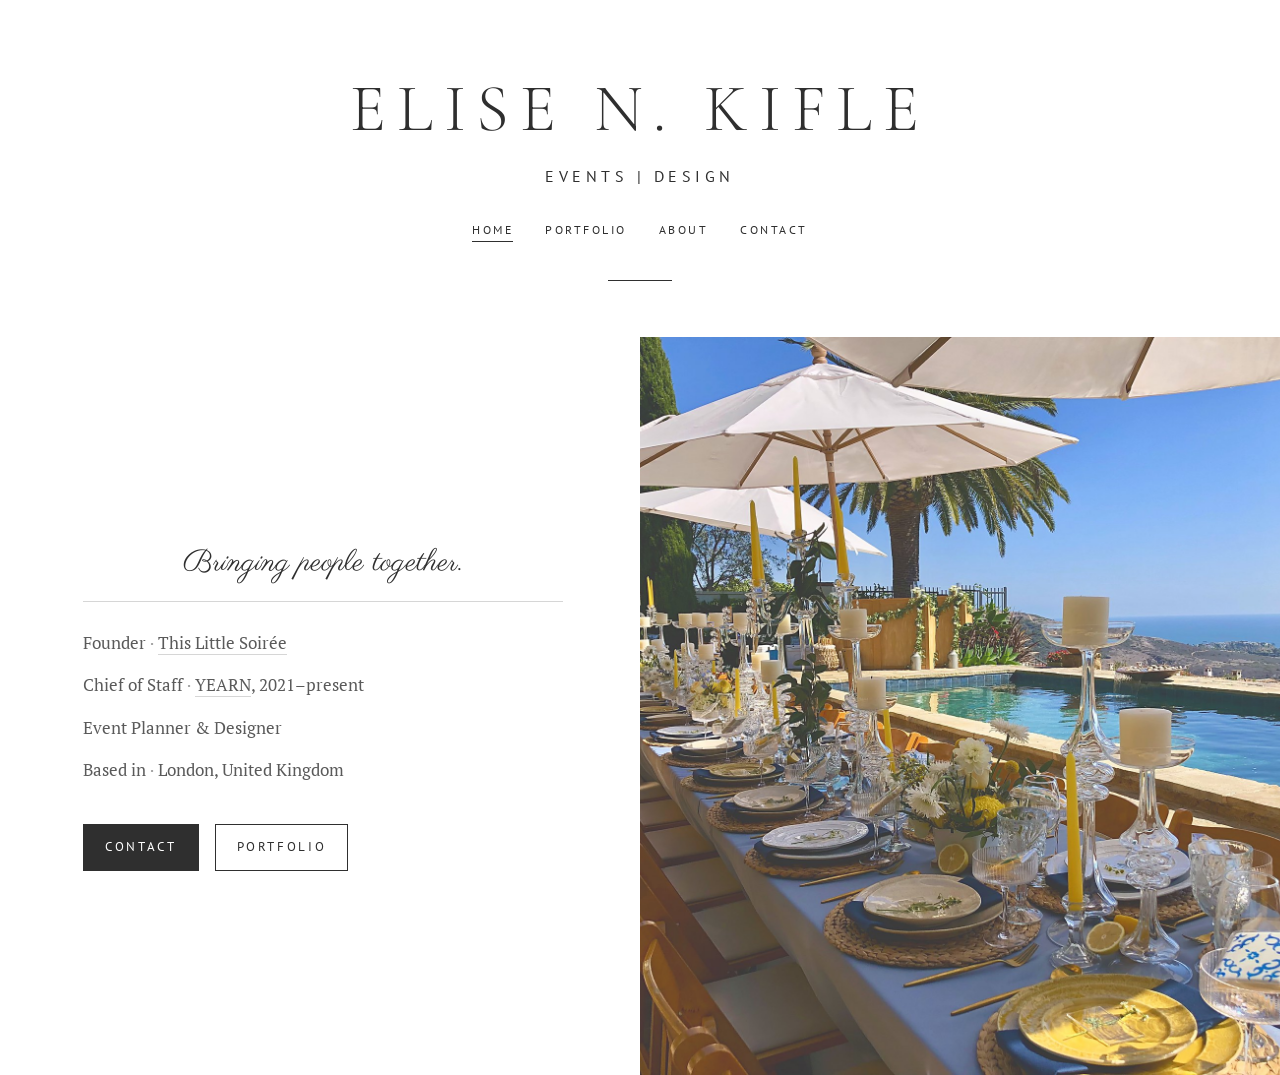
<file: index.html>
<!DOCTYPE html>
<html lang="en-GB">
<head>
<meta charset="utf-8">
<meta name="viewport" content="width=device-width, initial-scale=1">
<title>Elise Nicole Kifle | Events &amp; Design</title>
<meta name="description" content="Elise Nicole Kifle: event planner and designer, founder of This Little Soirée and Chief of Staff for the YEARN festivals. Based in London.">
<meta property="og:title" content="Elise Nicole Kifle | Events &amp; Design">
<meta property="og:description" content="Elise Nicole Kifle: event planner and designer, founder of This Little Soirée and Chief of Staff for the YEARN festivals. Based in London.">
<meta property="og:image" content="https://elisekifle.com/images/elise.jpg">
<link rel="icon" type="image/svg+xml" href="/favicon-enk.svg?v=4">
<link rel="preconnect" href="https://fonts.googleapis.com">
<link rel="preconnect" href="https://fonts.gstatic.com" crossorigin>
<link href="https://fonts.googleapis.com/css2?family=Parisienne&family=Playfair+Display:ital,wght@0,400;0,700;1,400&family=PT+Sans&family=PT+Serif:ital@0;1&display=swap" rel="stylesheet">
<link rel="stylesheet" href="/css/classic.css?v=5">
</head>
<body class="home">
<main>
  <div class="editorial">
  <header class="masthead">
    <h1 class="name">Elise N. Kifle</h1>
    <p class="tagline">Events | Design</p>
    <nav class="mast-nav" aria-label="Main">
      <a href="./" aria-current="page">Home</a>
      <a href="portfolio/">Portfolio</a>
      <a href="about/">About</a>
      <a href="mailto:elise.kifle@gmail.com?subject=Hello%20from%20your%20website">Contact</a>
    </nav>
    <hr class="rule">
  </header>
  </div>

  <section class="art-split">
    <div class="art-text">
      <div>
        <p class="intro">Bringing people together.</p>
        <ul class="roles">
        <li>Founder <span class="sep">·</span> <a href="about/">This Little Soirée</a></li>
        <li>Chief of Staff <span class="sep">·</span> <a href="portfolio/#festivals">YEARN</a>, 2021–present</li>
        <li>Event Planner &amp; Designer</li>
        <li>Based in <span class="sep">·</span> London, United Kingdom</li>
      </ul>
        <div class="actions">
          <a class="btn" href="mailto:elise.kifle@gmail.com?subject=Hello%20from%20your%20website">Contact</a>
          <a class="btn btn-outline" href="portfolio/">Portfolio</a>
        </div>
      </div>
    </div>
    <div class="art-photo">
      <img src="/images/elise-capri-hero-2.jpg" alt="Long table set with lemons, yellow candles and blue napkins under white umbrellas, beside a pool overlooking the ocean" style="object-position:50% 50%">
    </div>
  </section>
</main>
</body>
</html>
</file>
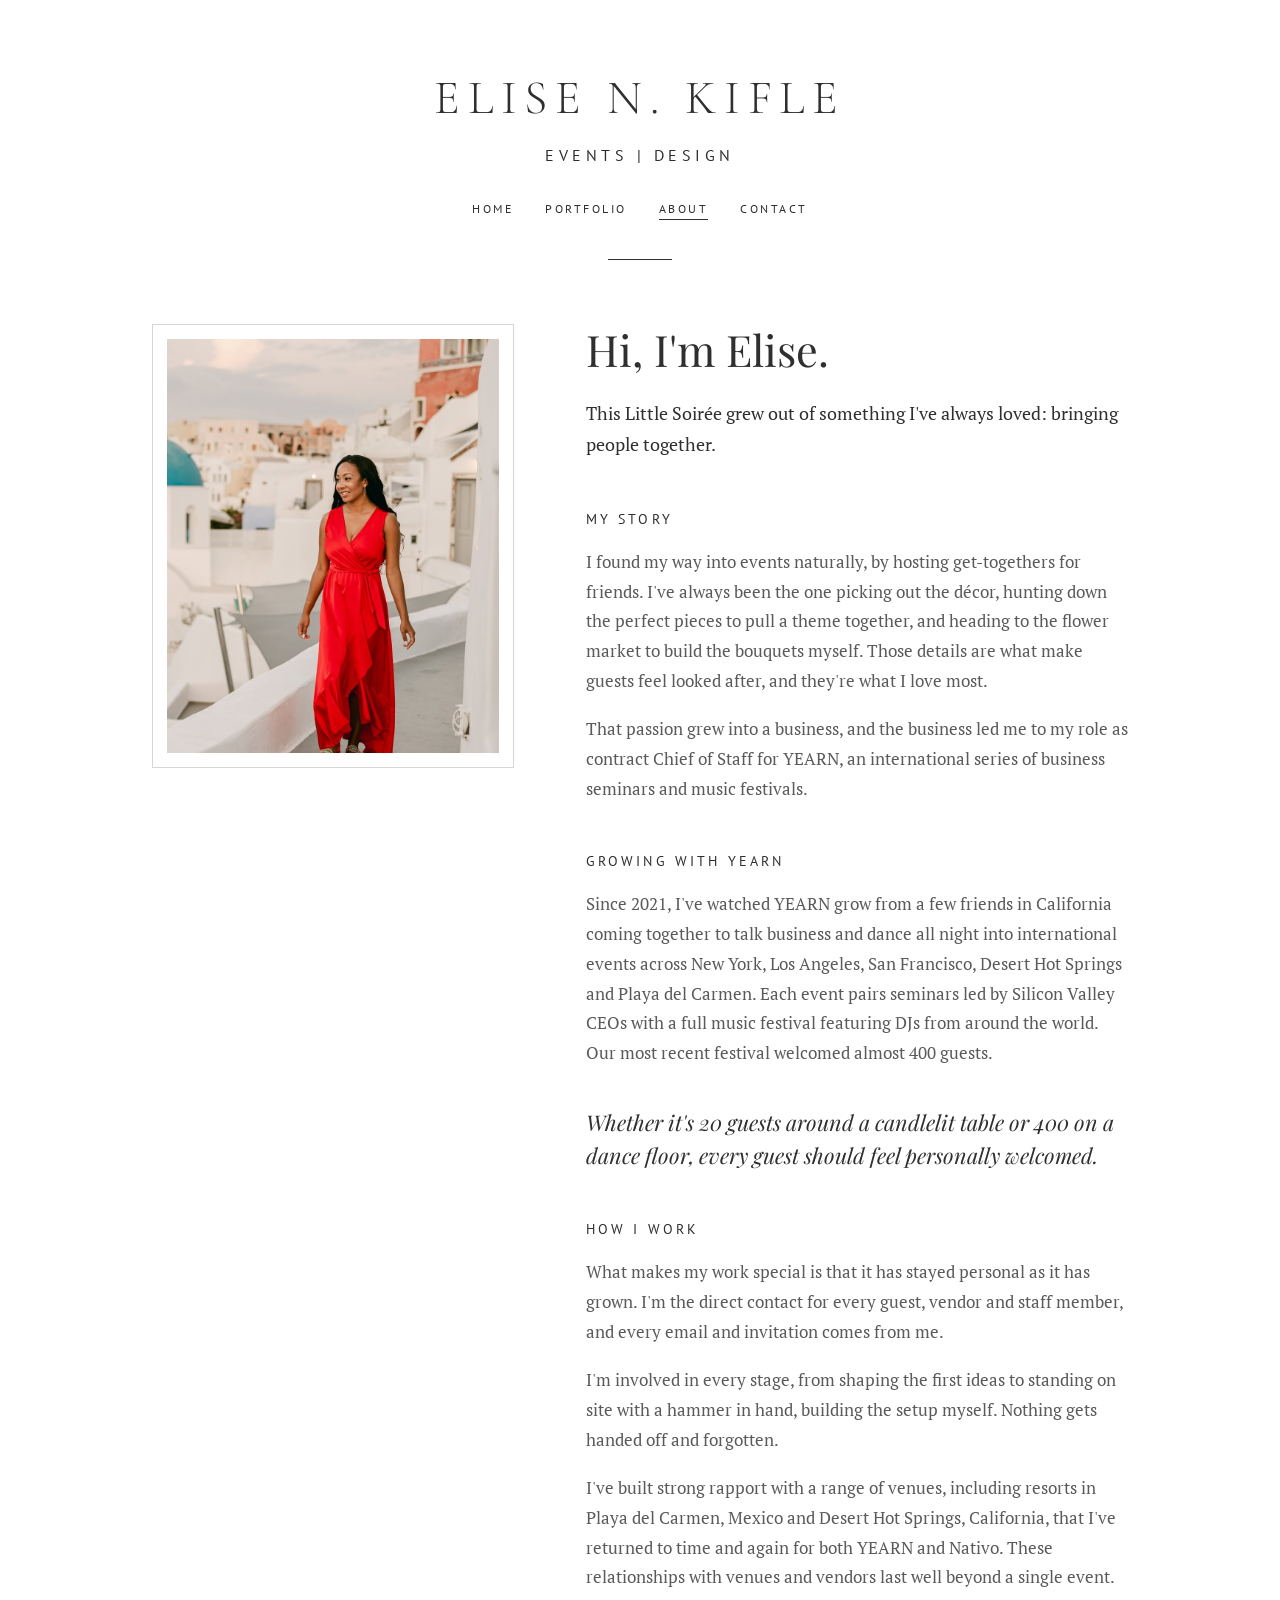
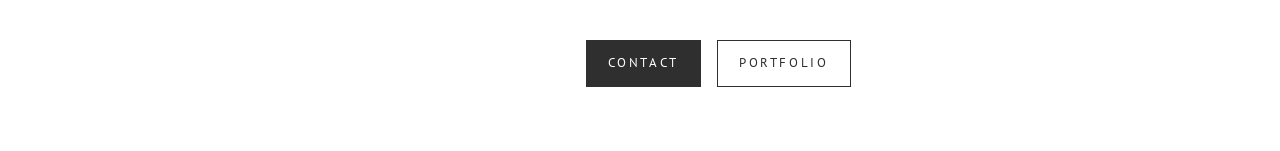
<file: about/index.html>
<!DOCTYPE html>
<html lang="en-GB">
<head>
<meta charset="utf-8">
<meta name="viewport" content="width=device-width, initial-scale=1">
<title>About | Elise Nicole Kifle</title>
<meta name="description" content="Meet Elise Nicole Kifle, the event planner and designer behind This Little Soirée and Chief of Staff for the YEARN festivals.">
<meta property="og:title" content="About | Elise Nicole Kifle">
<meta property="og:description" content="Meet Elise Nicole Kifle, the event planner and designer behind This Little Soirée and Chief of Staff for the YEARN festivals.">
<meta property="og:image" content="https://elisekifle.com/images/elise.jpg">
<link rel="icon" type="image/svg+xml" href="/favicon-enk.svg?v=4">
<link rel="preconnect" href="https://fonts.googleapis.com">
<link rel="preconnect" href="https://fonts.gstatic.com" crossorigin>
<link href="https://fonts.googleapis.com/css2?family=Playfair+Display:ital,wght@0,400;0,700;1,400&family=PT+Sans&family=PT+Serif:ital@0;1&display=swap" rel="stylesheet">
<link rel="stylesheet" href="/css/classic.css?v=3">
</head>
<body class="about">
<main class="editorial">
  <header class="masthead">
    <p class="name" style="font-size:clamp(2rem,4vw,3rem)"><a href="../" style="border:0">Elise N. Kifle</a></p>
    <p class="tagline">Events | Design</p>
    <nav class="mast-nav" aria-label="Main">
      <a href="../">Home</a>
      <a href="../portfolio/">Portfolio</a>
      <a href="../about/" aria-current="page">About</a>
      <a href="mailto:elise.kifle@gmail.com?subject=Hello%20from%20your%20website">Contact</a>
    </nav>
    <hr class="rule">
  </header>

  <section class="about-body">
    <div>
      <figure class="frame" style="margin:0">
        <img src="/images/elise.jpg" alt="Elise in a red dress on a whitewashed terrace in Santorini">
      </figure>
    </div>
    <div>
      <h1 class="title">Hi, I'm Elise.</h1>
      <p class="lead">This Little Soirée grew out of something I've always loved: bringing people together.</p>

      <h2 class="section">My story</h2>
      <p>I found my way into events naturally, by hosting get-togethers for friends. I've always been the one picking out the décor, hunting down the perfect pieces to pull a theme together, and heading to the flower market to build the bouquets myself. Those details are what make guests feel looked after, and they're what I love most.</p>
      <p>That passion grew into a business, and the business led me to my role as contract Chief of Staff for YEARN, an international series of business seminars and music festivals.</p>

      <h2 class="section">Growing with YEARN</h2>
      <p>Since 2021, I've watched YEARN grow from a few friends in California coming together to talk business and dance all night into international events across New York, Los Angeles, San Francisco, Desert Hot Springs and Playa del Carmen. Each event pairs seminars led by Silicon Valley CEOs with a full music festival featuring DJs from around the world. Our most recent festival welcomed almost 400 guests.</p>

      <p class="quote">Whether it's 20 guests around a candlelit table or 400 on a dance floor, every guest should feel personally welcomed.</p>

      <h2 class="section">How I work</h2>
      <p>What makes my work special is that it has stayed personal as it has grown. I'm the direct contact for every guest, vendor and staff member, and every email and invitation comes from me.</p>
      <p>I'm involved in every stage, from shaping the first ideas to standing on site with a hammer in hand, building the setup myself. Nothing gets handed off and forgotten.</p>
      <p>I've built strong rapport with a range of venues, including resorts in Playa del Carmen, Mexico and Desert Hot Springs, California, that I've returned to time and again for both YEARN and Nativo. These relationships with venues and vendors last well beyond a single event.</p>
      <div class="actions">
        <a class="btn" href="mailto:elise.kifle@gmail.com?subject=Hello%20from%20your%20website">Contact</a>
        <a class="btn btn-outline" href="../portfolio/">Portfolio</a>
      </div>
    </div>
  </section>
</main>
</body>
</html>
</file>
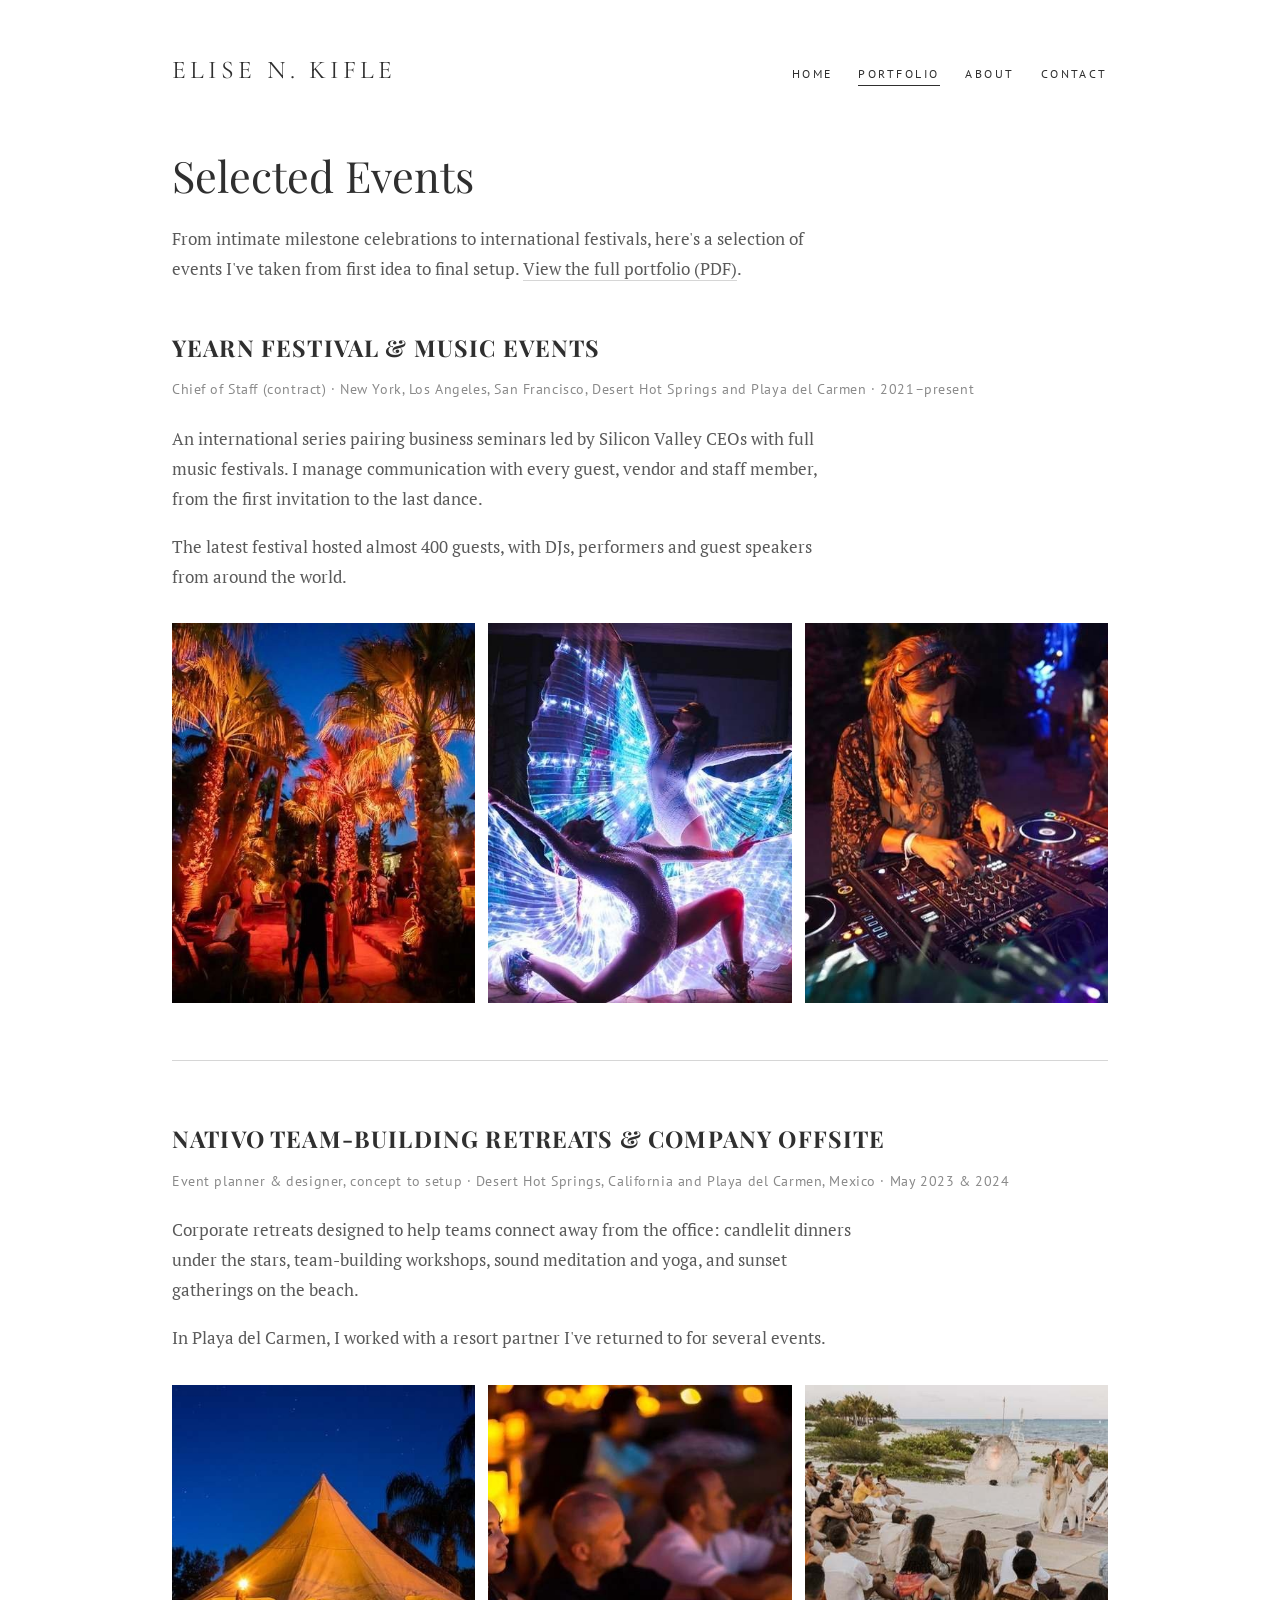
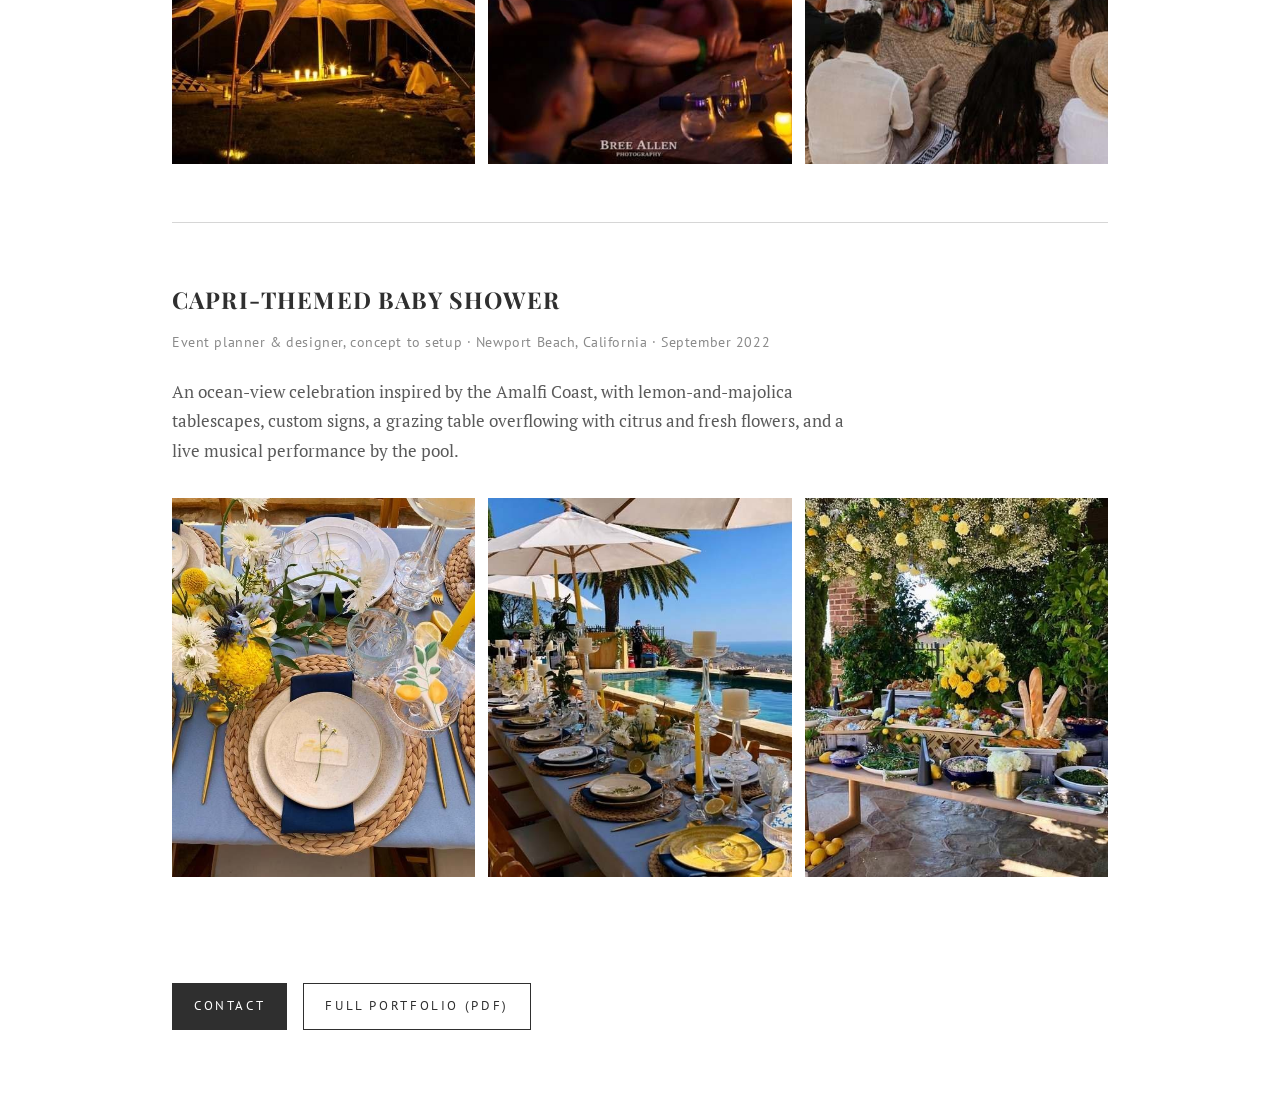
<file: portfolio/index.html>
<!DOCTYPE html>
<html lang="en-GB">
<head>
<meta charset="utf-8">
<meta name="viewport" content="width=device-width, initial-scale=1">
<title>Portfolio | Elise Nicole Kifle</title>
<meta name="description" content="Selected events by Elise Nicole Kifle: the YEARN festivals, Nativo team-building retreats and a Capri-themed baby shower.">
<meta property="og:title" content="Portfolio | Elise Nicole Kifle">
<meta property="og:description" content="Selected events by Elise Nicole Kifle: the YEARN festivals, Nativo team-building retreats and a Capri-themed baby shower.">
<meta property="og:image" content="https://elisekifle.com/images/elise.jpg">
<link rel="icon" type="image/svg+xml" href="/favicon-enk.svg?v=4">
<link rel="preconnect" href="https://fonts.googleapis.com">
<link rel="preconnect" href="https://fonts.gstatic.com" crossorigin>
<link href="https://fonts.googleapis.com/css2?family=Playfair+Display:ital,wght@0,400;0,700;1,400&family=PT+Sans&family=PT+Serif:ital@0;1&display=swap" rel="stylesheet">
<link rel="stylesheet" href="/css/classic.css?v=3">
</head>
<body class="portfolio">
<main class="page">
  <header class="topbar">
    <p class="name"><a href="../">Elise N. Kifle</a></p>
    <nav aria-label="Main">
      <a href="../">Home</a>
      <a href="../portfolio/" aria-current="page">Portfolio</a>
      <a href="../about/">About</a>
      <a href="mailto:elise.kifle@gmail.com?subject=Hello%20from%20your%20website">Contact</a>
    </nav>
  </header>

  <div class="page-intro">
    <h1 class="title">Selected Events</h1>
    <p>From intimate milestone celebrations to international festivals, here's a selection of events I've taken from first idea to final setup. <a href="/files/Elise-Kifle-Portfolio.pdf" target="_blank" rel="noopener">View the full portfolio (PDF)</a>.</p>
  </div>
  <article class="project" id="festivals">
    <h2>YEARN Festival &amp; Music Events</h2>
    <p class="meta">Chief of Staff (contract) · New York, Los Angeles, San Francisco, Desert Hot Springs and Playa del Carmen · 2021–present</p>
    <div class="project-text">
      <p>An international series pairing business seminars led by Silicon Valley CEOs with full music festivals. I manage communication with every guest, vendor and staff member, from the first invitation to the last dance.</p>
      <p>The latest festival hosted almost 400 guests, with DJs, performers and guest speakers from around the world.</p>
    </div>
    <div class="photos">
      <img src="/images/yearn-palms.jpg" alt="Guests walking along a path of palm trees lit in orange and red at night" loading="lazy">
      <img src="/images/yearn-wings.jpg" alt="Two dancers in glowing LED wings performing at night" loading="lazy">
      <img src="/images/yearn-dj.jpg" alt="DJ mixing on decks surrounded by coloured lights" loading="lazy">
    </div>
  </article>
  <article class="project" id="corporate">
    <h2>Nativo Team-Building Retreats &amp; Company Offsite</h2>
    <p class="meta">Event planner &amp; designer, concept to setup · Desert Hot Springs, California and Playa del Carmen, Mexico · May 2023 &amp; 2024</p>
    <div class="project-text">
      <p>Corporate retreats designed to help teams connect away from the office: candlelit dinners under the stars, team-building workshops, sound meditation and yoga, and sunset gatherings on the beach.</p>
      <p>In Playa del Carmen, I worked with a resort partner I've returned to for several events.</p>
    </div>
    <div class="photos">
      <img src="/images/nativo-tent.jpg" alt="Glowing bell tent with lanterns and cushions at night" loading="lazy">
      <img src="/images/nativo-dinner.jpg" alt="Guests seated at a long candlelit dinner table at night" loading="lazy">
      <img src="/images/nativo-beach.jpg" alt="Group seated on woven mats for a beach session by the sea" loading="lazy">
    </div>
  </article>
  <article class="project" id="private">
    <h2>Capri-Themed Baby Shower</h2>
    <p class="meta">Event planner &amp; designer, concept to setup · Newport Beach, California · September 2022</p>
    <div class="project-text">
      <p>An ocean-view celebration inspired by the Amalfi Coast, with lemon-and-majolica tablescapes, custom signs, a grazing table overflowing with citrus and fresh flowers, and a live musical performance by the pool.</p>
    </div>
    <div class="photos">
      <img src="/images/capri-setting.jpg" alt="Place setting with woven charger, navy napkin, lemon cookie and yellow flowers" loading="lazy">
      <img src="/images/capri-table.jpg" alt="Long table with candles and lemons beside a pool overlooking the ocean" loading="lazy">
      <img src="/images/capri-grazing.jpg" alt="Grazing table with baguettes, salads and crates of lemons" loading="lazy">
    </div>
  </article>
  <div class="actions">
    <a class="btn" href="mailto:elise.kifle@gmail.com?subject=Hello%20from%20your%20website">Contact</a>
    <a class="btn btn-outline" href="/files/Elise-Kifle-Portfolio.pdf" target="_blank" rel="noopener">Full portfolio (PDF)</a>
  </div>
</main>
</body>
</html>
</file>
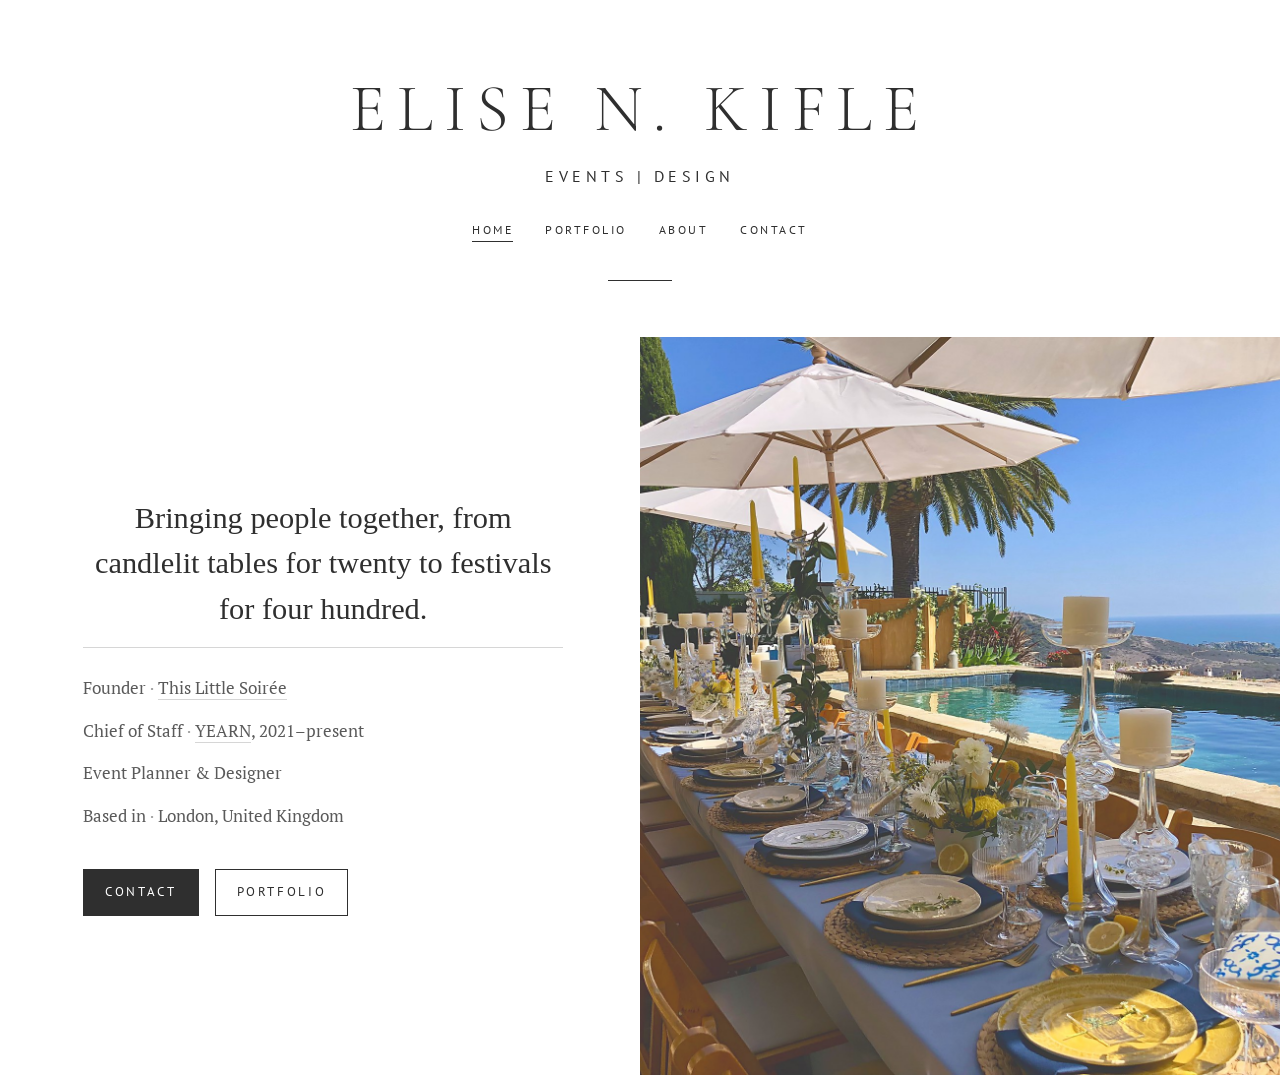
<file: preview/index.html>
<!DOCTYPE html>
<html lang="en-GB">
<head>
<meta charset="utf-8">
<meta name="viewport" content="width=device-width, initial-scale=1">
<title>Elise Nicole Kifle | Events &amp; Design</title>
<meta name="description" content="Elise Nicole Kifle: event planner and designer, founder of This Little Soirée and Chief of Staff for the YEARN festivals. Based in London.">
<meta property="og:title" content="Elise Nicole Kifle | Events &amp; Design">
<meta property="og:description" content="Elise Nicole Kifle: event planner and designer, founder of This Little Soirée and Chief of Staff for the YEARN festivals. Based in London.">
<meta property="og:image" content="https://elisekifle.com/images/elise.jpg">
<link rel="icon" type="image/svg+xml" href="/favicon-enk.svg?v=4">
<link rel="preconnect" href="https://fonts.googleapis.com">
<link rel="preconnect" href="https://fonts.gstatic.com" crossorigin>
<link href="https://fonts.googleapis.com/css2?family=Playfair+Display:ital,wght@0,400;0,700;1,400&family=PT+Sans&family=PT+Serif:ital@0;1&display=swap" rel="stylesheet">
<link rel="stylesheet" href="/css/classic.css?v=4">
</head>
<body class="home">
<main>
  <div class="editorial">
  <header class="masthead">
    <h1 class="name">Elise N. Kifle</h1>
    <p class="tagline">Events | Design</p>
    <nav class="mast-nav" aria-label="Main">
      <a href="./" aria-current="page">Home</a>
      <a href="portfolio/">Portfolio</a>
      <a href="about/">About</a>
      <a href="mailto:elise.kifle@gmail.com?subject=Hello%20from%20your%20website">Contact</a>
    </nav>
    <hr class="rule">
  </header>
  </div>

  <section class="art-split">
    <div class="art-text">
      <div>
        <p class="intro">Bringing people together, from candlelit tables for twenty to festivals for four hundred.</p>
        <ul class="roles">
        <li>Founder <span class="sep">·</span> <a href="about/">This Little Soirée</a></li>
        <li>Chief of Staff <span class="sep">·</span> <a href="portfolio/#festivals">YEARN</a>, 2021–present</li>
        <li>Event Planner &amp; Designer</li>
        <li>Based in <span class="sep">·</span> London, United Kingdom</li>
      </ul>
        <div class="actions">
          <a class="btn" href="mailto:elise.kifle@gmail.com?subject=Hello%20from%20your%20website">Contact</a>
          <a class="btn btn-outline" href="portfolio/">Portfolio</a>
        </div>
      </div>
    </div>
    <div class="art-photo">
      <img src="/images/elise-capri-hero-2.jpg" alt="Long table set with lemons, yellow candles and blue napkins under white umbrellas, beside a pool overlooking the ocean" style="object-position:50% 50%">
    </div>
  </section>
</main>
</body>
</html>
</file>
<file: css/classic.css>
@import url('https://fonts.googleapis.com/css2?family=Cormorant+Garamond:wght@300;400&display=swap');
/* Elise Nicole Kifle — classic */
:root {
  --ink: #2f2f2f;
  --text: #5a5a5a;
  --line: #d6d6d6;
  --bg: #ffffff;
  --display: "Playfair Display", Georgia, serif;
  --serif: "PT Serif", Georgia, serif;
  --sans: "PT Sans", "Helvetica Neue", Arial, sans-serif;
}
* { box-sizing: border-box; }
html, body { margin: 0; }
body { background: var(--bg); color: var(--text); font-family: var(--serif); font-size: 17px; line-height: 1.75; }
img { display: block; max-width: 100%; }
a { color: inherit; text-decoration: none; border-bottom: 1px solid var(--line); transition: border-color .2s, color .2s; }
a:hover { color: var(--ink); border-bottom-color: var(--ink); }
p { margin: 0 0 1.1em; }

.name { font-family: var(--display); font-weight: 700; text-transform: uppercase; letter-spacing: .06em; color: var(--ink); line-height: 1.1; margin: 0; }
.tagline { font-family: var(--sans); text-transform: uppercase; letter-spacing: .28em; color: var(--ink); font-size: 1rem; margin: .9rem 0 0; }
.label { font-family: var(--sans); text-transform: uppercase; letter-spacing: .22em; font-size: .78rem; color: var(--ink); }

.btn { display: inline-block; font-family: var(--sans); text-transform: uppercase; letter-spacing: .2em; font-size: .82rem; padding: .85em 1.6em; background: var(--ink); color: #fff; border: 1px solid var(--ink); }
.btn:hover { background: #000; color: #fff; border-bottom-color: #000; }
.btn-outline { background: transparent; color: var(--ink); }
.btn-outline:hover { background: var(--ink); color: #fff; }
.actions { display: flex; flex-wrap: wrap; align-items: center; gap: .8rem 1rem; margin-top: 3rem; }

/* ---------- Split layout (home + about) ---------- */
.split { display: grid; grid-template-columns: 1fr 1fr; min-height: 100vh; }
.split-photo { position: sticky; top: 0; height: 100vh; overflow: hidden; }
.split-photo img { width: 100%; height: 100%; object-fit: cover; object-position: 62% center; }
.split-content { display: flex; align-items: center; padding: 4rem 7vw; }
.split-content > div { max-width: 520px; width: 100%; }

.home .name { font-size: clamp(2.4rem, 4.2vw, 3.6rem); }
.roles { list-style: none; padding: 0; margin: 2.6rem 0 0; }
.roles li { margin: 0 0 .8rem; }
.roles .sep { color: #9a9a9a; }

/* ---------- Inner pages ---------- */
.topbar { display: flex; justify-content: space-between; align-items: baseline; flex-wrap: wrap; gap: .6rem 2rem; margin-bottom: 4rem; }
.topbar .name { font-size: 1.35rem; }
.topbar .name a { border: 0; }
.topbar nav { display: flex; gap: 1.6rem; }
.topbar nav a { font-family: var(--sans); text-transform: uppercase; letter-spacing: .2em; font-size: .78rem; color: var(--ink); border-bottom-color: transparent; }
.topbar nav a:hover, .topbar nav a[aria-current="page"] { border-bottom-color: var(--ink); }

h1.title { font-family: var(--display); font-weight: 400; font-size: clamp(2rem, 3.4vw, 2.7rem); color: var(--ink); line-height: 1.2; margin: 0 0 1.4rem; }
h2.section { font-family: var(--sans); text-transform: uppercase; letter-spacing: .22em; font-size: .9rem; font-weight: 400; color: var(--ink); margin: 2.8rem 0 1rem; }
.lead { font-size: 1.12rem; color: var(--ink); }
.quote { font-family: var(--display); font-style: italic; font-size: 1.35rem; line-height: 1.5; color: var(--ink); margin: 2.4rem 0; }

.about .split-content { align-items: flex-start; padding-top: 3.5rem; }

.page { max-width: 1000px; margin: 0 auto; padding: 3.5rem 2rem 5rem; }
.page-intro { max-width: 640px; margin-bottom: 1rem; }
.project { padding: 3.6rem 0; border-top: 1px solid var(--line); }
.project:first-of-type { border-top: 0; padding-top: 1.6rem; }
.project h2 { font-family: var(--display); font-weight: 700; text-transform: uppercase; letter-spacing: .05em; font-size: 1.45rem; color: var(--ink); margin: 0 0 .5rem; }
.meta { font-family: var(--sans); font-size: .9rem; letter-spacing: .04em; color: #8a8a8a; margin-bottom: 1.4rem; }
.project-text { max-width: 680px; }
.photos { display: grid; grid-template-columns: repeat(3, 1fr); gap: .8rem; margin-top: 2rem; }
.photos img { width: 100%; aspect-ratio: 4 / 5; object-fit: cover; }

.foot { font-family: var(--sans); font-size: .8rem; letter-spacing: .08em; color: #9a9a9a; margin-top: 4rem; }

/* ---------- Mobile ---------- */
@media (max-width: 860px) {
  .split { grid-template-columns: 1fr; }
  .split-photo { position: relative; height: 62vh; }
  .split-content { padding: 3rem 1.5rem 3.5rem; }
  .about .split-photo { height: 50vh; }
  .photos { grid-template-columns: repeat(2, 1fr); }
  .page { padding: 2.5rem 1.25rem 4rem; }
  .topbar { margin-bottom: 2.5rem; }
  .tagline { letter-spacing: .2em; font-size: .85rem; }
}

/* ---------- Editorial (home + about) ---------- */
.editorial { max-width: 1040px; margin: 0 auto; padding: 4.5rem 2rem 4rem; }
.masthead { text-align: center; }
.masthead .name { font-size: clamp(2.4rem, 5vw, 3.8rem); }
.masthead .tagline { margin-top: 1rem; }
.rule { width: 64px; height: 1px; background: var(--ink); border: 0; margin: 2.4rem auto 0; }
.mast-nav { display: flex; justify-content: center; gap: 2rem; margin-top: 1.8rem; }
.mast-nav a { font-family: var(--sans); text-transform: uppercase; letter-spacing: .2em; font-size: .78rem; color: var(--ink); border-bottom-color: transparent; }
.mast-nav a:hover, .mast-nav a[aria-current="page"] { border-bottom-color: var(--ink); }

.feature { display: grid; grid-template-columns: 0.9fr 1.1fr; gap: 5rem; align-items: center; margin-top: 4.5rem; }
.frame { position: relative; padding: 14px; border: 1px solid var(--line); }
.frame img { width: 100%; aspect-ratio: 4 / 5; object-fit: cover; object-position: 50% 22%; }
.caption { font-family: var(--sans); font-size: .72rem; letter-spacing: .2em; text-transform: uppercase; color: #9a9a9a; text-align: center; margin-top: .9rem; }
.feature .intro { font-family: var(--display); font-style: italic; font-size: 1.45rem; line-height: 1.5; color: var(--ink); margin: 0 0 2rem; }
.feature .roles { margin-top: 0; padding-top: 1.6rem; border-top: 1px solid var(--line); }
.feature .actions { margin-top: 2.4rem; }
.colophon { text-align: center; margin-top: 5rem; }

.about-body { display: grid; grid-template-columns: 0.8fr 1.2fr; gap: 4.5rem; align-items: start; margin-top: 4rem; }
.about-body .frame { position: sticky; top: 2rem; }

@media (max-width: 860px) {
  .editorial { padding: 3rem 1.25rem 3rem; }
  .feature, .about-body { grid-template-columns: 1fr; gap: 2.6rem; margin-top: 3rem; }
  .frame { max-width: 420px; margin: 0 auto; }
  .about-body .frame { position: static; }
  .mast-nav { gap: 1.2rem; }
}

/* ---------- Name: thin, elegant ---------- */
.name { font-family: "Cormorant Garamond", Georgia, serif; font-weight: 300; letter-spacing: .16em; }
.masthead .name { font-size: clamp(2.6rem, 5.4vw, 4.2rem); }
.topbar .name { font-size: 1.6rem; font-weight: 400; }

/* ---------- Art split (home) ---------- */
.home .editorial { padding-bottom: 0; }
.art-split { display: grid; grid-template-columns: 1fr 1fr; min-height: 82vh; margin-top: 3.5rem; }
.art-text { display: flex; align-items: center; justify-content: flex-end; padding: 4rem 6vw; }
.art-text > div { max-width: 480px; width: 100%; }
.art-text .intro { font-family: 'Parisienne', cursive; font-style: normal; font-size: 1.9rem; line-height: 1.5; text-align: center; color: var(--ink); margin: 0 0 0.9rem; }
.art-text .roles { margin-top: 0; padding-top: 1.6rem; border-top: 1px solid var(--line); }
.art-text .actions { margin-top: 2.4rem; }
.art-photo { position: relative; overflow: hidden; min-height: 60vh; }
.art-photo img { position: absolute; inset: 0; width: 100%; height: 100%; object-fit: cover; object-position: 60% 40%; }
@media (max-width: 860px) {
  .art-split { grid-template-columns: 1fr; margin-top: 2.5rem; }
  .art-photo { order: -1; min-height: 70vh; }
  .art-text { justify-content: flex-start; padding: 2.8rem 1.25rem 3.5rem; }
}
</file>
